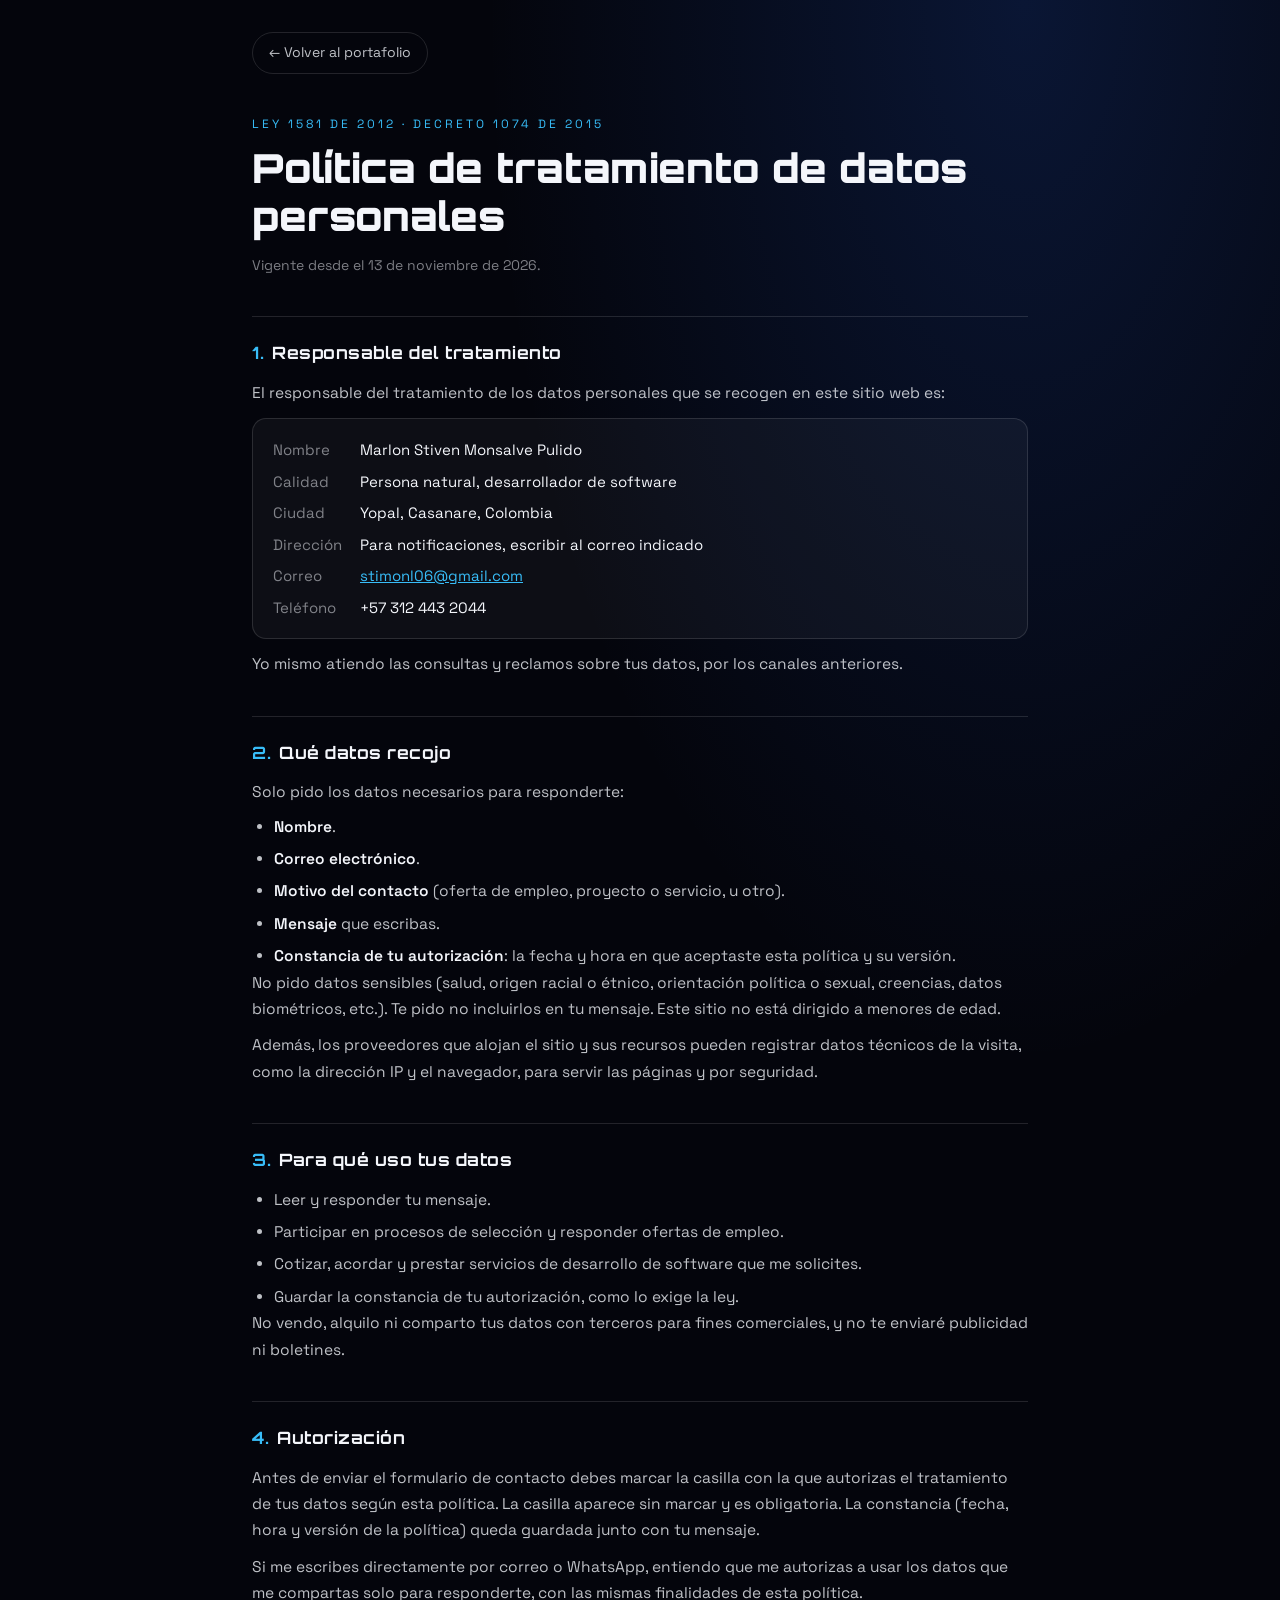
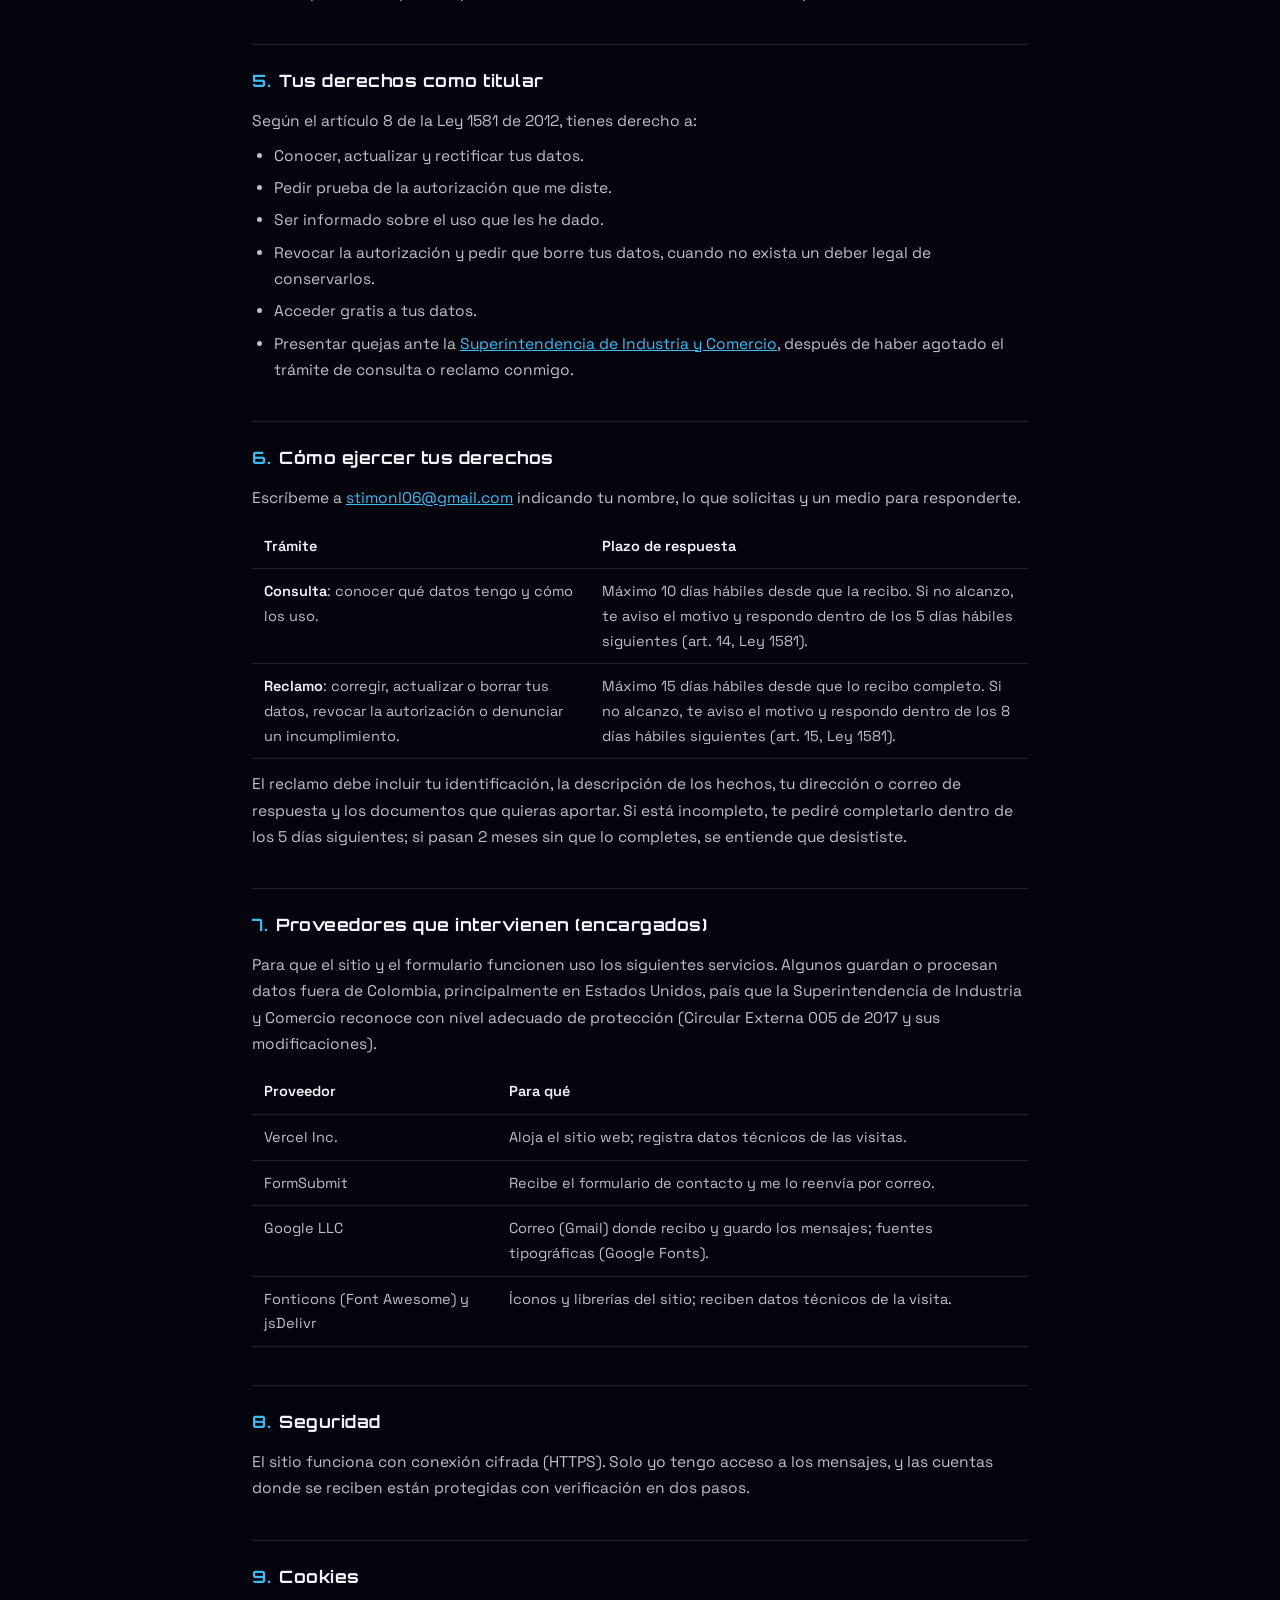
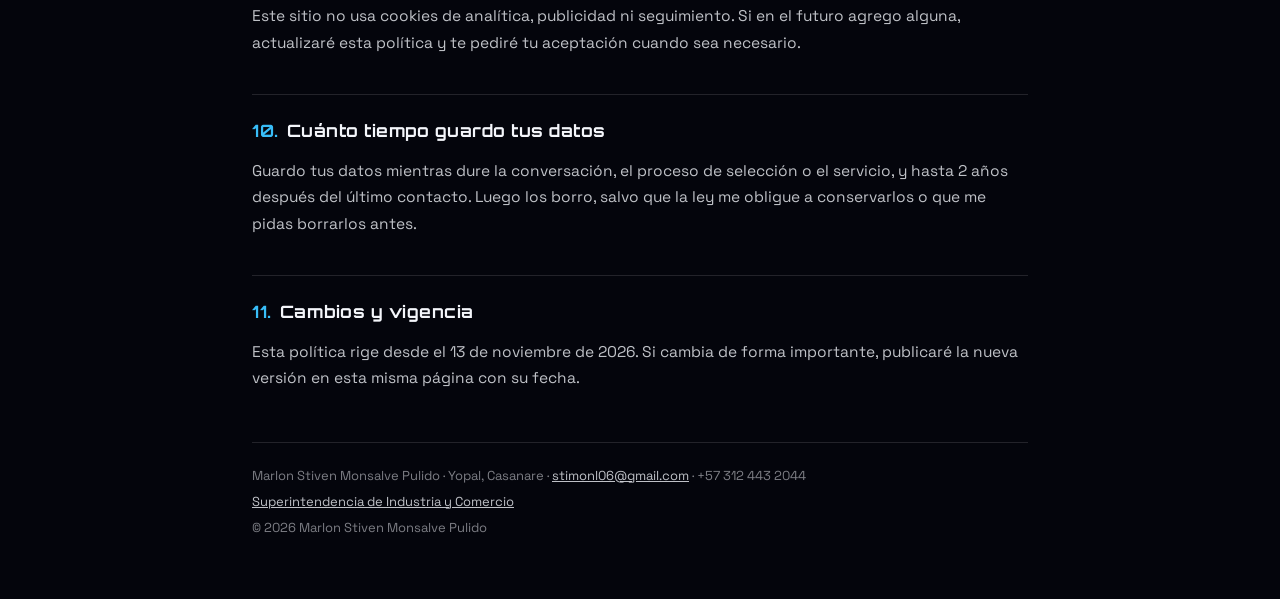
<file: politica-de-datos.html>
<!DOCTYPE html>
<html lang="es">
<head>
    <meta charset="UTF-8">
    <meta name="viewport" content="width=device-width, initial-scale=1.0">
    <title>Política de tratamiento de datos personales — Marlon Monsalve</title>
    <meta name="description" content="Política de tratamiento de datos personales del portafolio de Marlon Stiven Monsalve Pulido, conforme a la Ley 1581 de 2012.">
    <meta name="theme-color" content="#04050c">
    <link rel="preconnect" href="https://fonts.googleapis.com">
    <link rel="preconnect" href="https://fonts.gstatic.com" crossorigin>
    <link href="https://fonts.googleapis.com/css2?family=Orbitron:wght@700;900&family=Space+Grotesk:wght@400;500;600&display=swap" rel="stylesheet">
    <style>
        :root{
            --bg: #04050c;
            --ink: #f4f6fb;
            --ink-2: rgba(244,246,251,0.78);
            --ink-3: rgba(244,246,251,0.5);
            --line: rgba(255,255,255,0.12);
            --accent: #38bdf8;
            color-scheme: dark;
        }
        *{ margin: 0; padding: 0; box-sizing: border-box; }
        body{
            font-family: "Space Grotesk", "Segoe UI", system-ui, sans-serif;
            background:
                radial-gradient(ellipse 60% 40% at 80% 0%, rgba(37,99,235,0.18), transparent 70%),
                var(--bg);
            color: var(--ink);
            line-height: 1.7;
            -webkit-font-smoothing: antialiased;
        }
        a{ color: var(--accent); }
        .wrap{ max-width: 820px; margin: 0 auto; padding: 32px 22px 60px; }
        .top{ display: flex; align-items: center; justify-content: space-between; gap: 16px; margin-bottom: 40px; }
        .top a{ text-decoration: none; font-size: 14px; color: var(--ink-2); border: 1px solid var(--line); padding: 8px 16px; border-radius: 999px; }
        .top a:hover{ color: var(--ink); border-color: var(--accent); }
        .eyebrow{ font-size: 12px; letter-spacing: 3px; text-transform: uppercase; color: var(--accent); }
        h1{ font-family: "Orbitron", sans-serif; font-weight: 900; font-size: clamp(26px, 4.4vw, 40px); line-height: 1.2; margin: 10px 0 14px; }
        .meta{ color: var(--ink-3); font-size: 14px; }
        h2{ font-family: "Orbitron", sans-serif; font-size: 17px; letter-spacing: .5px; margin: 38px 0 12px; padding-top: 22px; border-top: 1px solid var(--line); }
        h2 span{ color: var(--accent); margin-right: 8px; }
        p, li{ color: var(--ink-2); font-size: 15.5px; }
        p + p{ margin-top: 10px; }
        ul, ol{ padding-left: 22px; margin-top: 8px; display: grid; gap: 6px; }
        strong{ color: var(--ink); font-weight: 600; }
        .card{ background: rgba(255,255,255,0.04); border: 1px solid var(--line); border-radius: 14px; padding: 18px 20px; margin-top: 12px; }
        .card dl{ display: grid; grid-template-columns: max-content 1fr; gap: 6px 18px; font-size: 15px; }
        .card dt{ color: var(--ink-3); }
        .card dd{ color: var(--ink); }
        table{ width: 100%; border-collapse: collapse; margin-top: 12px; font-size: 14.5px; }
        th, td{ text-align: left; padding: 10px 12px; border-bottom: 1px solid var(--line); vertical-align: top; color: var(--ink-2); }
        th{ color: var(--ink); font-weight: 600; }
        footer{ margin-top: 50px; padding-top: 22px; border-top: 1px solid var(--line); font-size: 13px; color: var(--ink-3); display: grid; gap: 4px; }
        footer a{ color: var(--ink-2); }
        @media (max-width: 560px){
            .card dl{ grid-template-columns: 1fr; gap: 0; }
            .card dd{ margin-bottom: 8px; }
            table, thead, tbody, tr, th, td{ display: block; }
            thead{ display: none; }
            td{ border: 0; padding: 2px 0; }
            tr{ border-bottom: 1px solid var(--line); padding: 10px 0; }
        }
    </style>
</head>
<body>
<main class="wrap">

    <div class="top">
        <a href="index.html">← Volver al portafolio</a>
    </div>

    <p class="eyebrow">Ley 1581 de 2012 · Decreto 1074 de 2015</p>
    <h1>Política de tratamiento de datos personales</h1>
    <p class="meta">Vigente desde el <span data-field="version">13 de noviembre de 2026</span>.</p>

    <h2><span>1.</span>Responsable del tratamiento</h2>
    <p>El responsable del tratamiento de los datos personales que se recogen en este sitio web es:</p>
    <div class="card">
        <dl>
            <dt>Nombre</dt><dd data-field="fullName">Marlon Stiven Monsalve Pulido</dd>
            <dt>Calidad</dt><dd>Persona natural, desarrollador de software</dd>
            <dt>Ciudad</dt><dd data-field="location">Yopal, Casanare, Colombia</dd>
            <dt>Dirección</dt><dd data-field="address">Para notificaciones, escribir al correo indicado</dd>
            <dt>Correo</dt><dd><a data-field="email" href="mailto:stimonl06@gmail.com">stimonl06@gmail.com</a></dd>
            <dt>Teléfono</dt><dd data-field="phone">+57 312 443 2044</dd>
        </dl>
    </div>
    <p style="margin-top:12px">Yo mismo atiendo las consultas y reclamos sobre tus datos, por los canales anteriores.</p>

    <h2><span>2.</span>Qué datos recojo</h2>
    <p>Solo pido los datos necesarios para responderte:</p>
    <ul>
        <li><strong>Nombre</strong>.</li>
        <li><strong>Correo electrónico</strong>.</li>
        <li><strong>Motivo del contacto</strong> (oferta de empleo, proyecto o servicio, u otro).</li>
        <li><strong>Mensaje</strong> que escribas.</li>
        <li><strong>Constancia de tu autorización</strong>: la fecha y hora en que aceptaste esta política y su versión.</li>
    </ul>
    <p>No pido datos sensibles (salud, origen racial o étnico, orientación política o sexual, creencias, datos biométricos, etc.). Te pido no incluirlos en tu mensaje. Este sitio no está dirigido a menores de edad.</p>
    <p>Además, los proveedores que alojan el sitio y sus recursos pueden registrar datos técnicos de la visita, como la dirección IP y el navegador, para servir las páginas y por seguridad.</p>

    <h2><span>3.</span>Para qué uso tus datos</h2>
    <ul>
        <li>Leer y responder tu mensaje.</li>
        <li>Participar en procesos de selección y responder ofertas de empleo.</li>
        <li>Cotizar, acordar y prestar servicios de desarrollo de software que me solicites.</li>
        <li>Guardar la constancia de tu autorización, como lo exige la ley.</li>
    </ul>
    <p>No vendo, alquilo ni comparto tus datos con terceros para fines comerciales, y no te enviaré publicidad ni boletines.</p>

    <h2><span>4.</span>Autorización</h2>
    <p>Antes de enviar el formulario de contacto debes marcar la casilla con la que autorizas el tratamiento de tus datos según esta política. La casilla aparece sin marcar y es obligatoria. La constancia (fecha, hora y versión de la política) queda guardada junto con tu mensaje.</p>
    <p>Si me escribes directamente por correo o WhatsApp, entiendo que me autorizas a usar los datos que me compartas solo para responderte, con las mismas finalidades de esta política.</p>

    <h2><span>5.</span>Tus derechos como titular</h2>
    <p>Según el artículo 8 de la Ley 1581 de 2012, tienes derecho a:</p>
    <ul>
        <li>Conocer, actualizar y rectificar tus datos.</li>
        <li>Pedir prueba de la autorización que me diste.</li>
        <li>Ser informado sobre el uso que les he dado.</li>
        <li>Revocar la autorización y pedir que borre tus datos, cuando no exista un deber legal de conservarlos.</li>
        <li>Acceder gratis a tus datos.</li>
        <li>Presentar quejas ante la <a href="https://www.sic.gov.co" target="_blank" rel="noopener noreferrer">Superintendencia de Industria y Comercio</a>, después de haber agotado el trámite de consulta o reclamo conmigo.</li>
    </ul>

    <h2><span>6.</span>Cómo ejercer tus derechos</h2>
    <p>Escríbeme a <a data-field="email" href="mailto:stimonl06@gmail.com">stimonl06@gmail.com</a> indicando tu nombre, lo que solicitas y un medio para responderte.</p>
    <table>
        <thead><tr><th>Trámite</th><th>Plazo de respuesta</th></tr></thead>
        <tbody>
            <tr>
                <td><strong>Consulta</strong>: conocer qué datos tengo y cómo los uso.</td>
                <td>Máximo 10 días hábiles desde que la recibo. Si no alcanzo, te aviso el motivo y respondo dentro de los 5 días hábiles siguientes (art. 14, Ley 1581).</td>
            </tr>
            <tr>
                <td><strong>Reclamo</strong>: corregir, actualizar o borrar tus datos, revocar la autorización o denunciar un incumplimiento.</td>
                <td>Máximo 15 días hábiles desde que lo recibo completo. Si no alcanzo, te aviso el motivo y respondo dentro de los 8 días hábiles siguientes (art. 15, Ley 1581).</td>
            </tr>
        </tbody>
    </table>
    <p style="margin-top:12px">El reclamo debe incluir tu identificación, la descripción de los hechos, tu dirección o correo de respuesta y los documentos que quieras aportar. Si está incompleto, te pediré completarlo dentro de los 5 días siguientes; si pasan 2 meses sin que lo completes, se entiende que desististe.</p>

    <h2><span>7.</span>Proveedores que intervienen (encargados)</h2>
    <p>Para que el sitio y el formulario funcionen uso los siguientes servicios. Algunos guardan o procesan datos fuera de Colombia, principalmente en Estados Unidos, país que la Superintendencia de Industria y Comercio reconoce con nivel adecuado de protección (Circular Externa 005 de 2017 y sus modificaciones).</p>
    <table>
        <thead><tr><th>Proveedor</th><th>Para qué</th></tr></thead>
        <tbody>
            <tr><td>Vercel Inc.</td><td>Aloja el sitio web; registra datos técnicos de las visitas.</td></tr>
            <tr><td>FormSubmit</td><td>Recibe el formulario de contacto y me lo reenvía por correo.</td></tr>
            <tr><td>Google LLC</td><td>Correo (Gmail) donde recibo y guardo los mensajes; fuentes tipográficas (Google Fonts).</td></tr>
            <tr><td>Fonticons (Font Awesome) y jsDelivr</td><td>Íconos y librerías del sitio; reciben datos técnicos de la visita.</td></tr>
        </tbody>
    </table>

    <h2><span>8.</span>Seguridad</h2>
    <p>El sitio funciona con conexión cifrada (HTTPS). Solo yo tengo acceso a los mensajes, y las cuentas donde se reciben están protegidas con verificación en dos pasos.</p>

    <h2><span>9.</span>Cookies</h2>
    <p>Este sitio no usa cookies de analítica, publicidad ni seguimiento. Si en el futuro agrego alguna, actualizaré esta política y te pediré tu aceptación cuando sea necesario.</p>

    <h2><span>10.</span>Cuánto tiempo guardo tus datos</h2>
    <p>Guardo tus datos mientras dure la conversación, el proceso de selección o el servicio, y hasta 2 años después del último contacto. Luego los borro, salvo que la ley me obligue a conservarlos o que me pidas borrarlos antes.</p>

    <h2><span>11.</span>Cambios y vigencia</h2>
    <p>Esta política rige desde el <span data-field="version">13 de noviembre de 2026</span>. Si cambia de forma importante, publicaré la nueva versión en esta misma página con su fecha.</p>

    <footer>
        <span><span data-field="fullName">Marlon Stiven Monsalve Pulido</span> · <span data-field="city">Yopal, Casanare</span> · <a data-field="email" href="mailto:stimonl06@gmail.com">stimonl06@gmail.com</a> · <span data-field="phone">+57 312 443 2044</span></span>
        <span><a href="https://www.sic.gov.co" target="_blank" rel="noopener noreferrer">Superintendencia de Industria y Comercio</a></span>
        <span>© <span data-field="year">2026</span> <span data-field="fullName">Marlon Stiven Monsalve Pulido</span></span>
    </footer>
</main>

<script src="data.js"></script>
<script>
    /* Completa los datos desde data.js para que solo haya que editarlos en un lugar */
    (function () {
        var D = window.SITE_DATA || {};
        var c = D.contact || {};
        var l = D.legal || {};
        var v = {
            fullName: l.fullName,
            version: l.policyVersion,
            year: l.year,
            location: c.location,
            city: c.location ? c.location.split(",").slice(0, 2).join(",") : "",
            address: c.address,
            email: c.email,
            phone: c.phone,
        };
        document.querySelectorAll("[data-field]").forEach(function (el) {
            var val = v[el.getAttribute("data-field")];
            if (!val) return;
            el.textContent = val;
            if (el.tagName === "A" && el.getAttribute("data-field") === "email") el.href = "mailto:" + val;
        });
    })();
</script>
</body>
</html>
</file>
